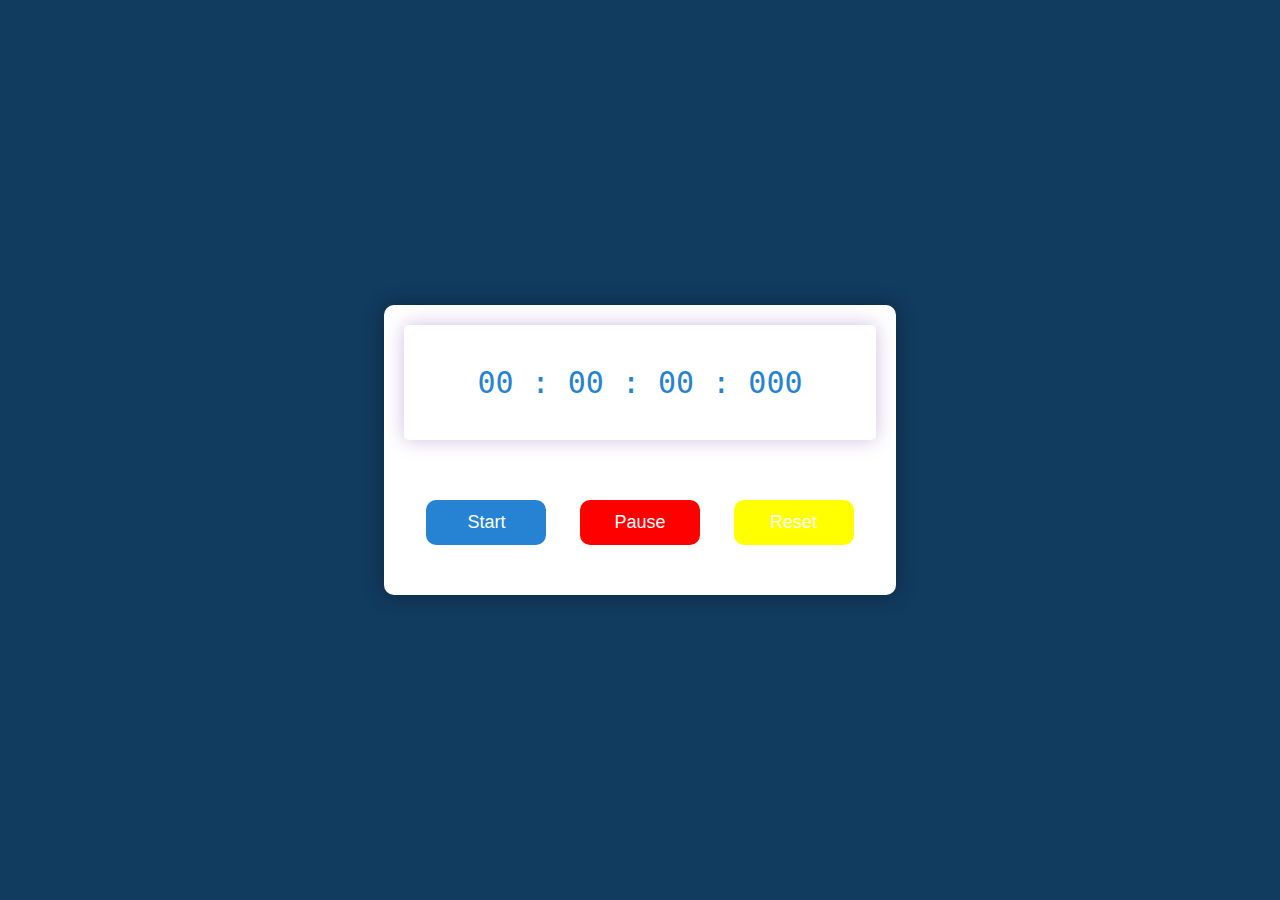
<file: Task-2_Stop_watch/index.html>
<!DOCTYPE html>
<html lang="en">
<head>
    <meta charset="UTF-8">
    <meta name="viewport" content="width=device-width, initial-scale=1.0">
    <title>Stop Watch</title>
    <link rel="stylesheet" href="style.css">
</head>
<body>
    <div class="container">
      <div class="timer-display">
          00 : 00 : 00 : 000
       </div>
       <div class="button">
        <button id="start-timer">Start</button>
        <button id="pause-timer">Pause</button>
        <button id="reset-timer">Reset</button>
       </div>
    </div>

    <script src="script.js"></script>
</body>
</html>
</file>
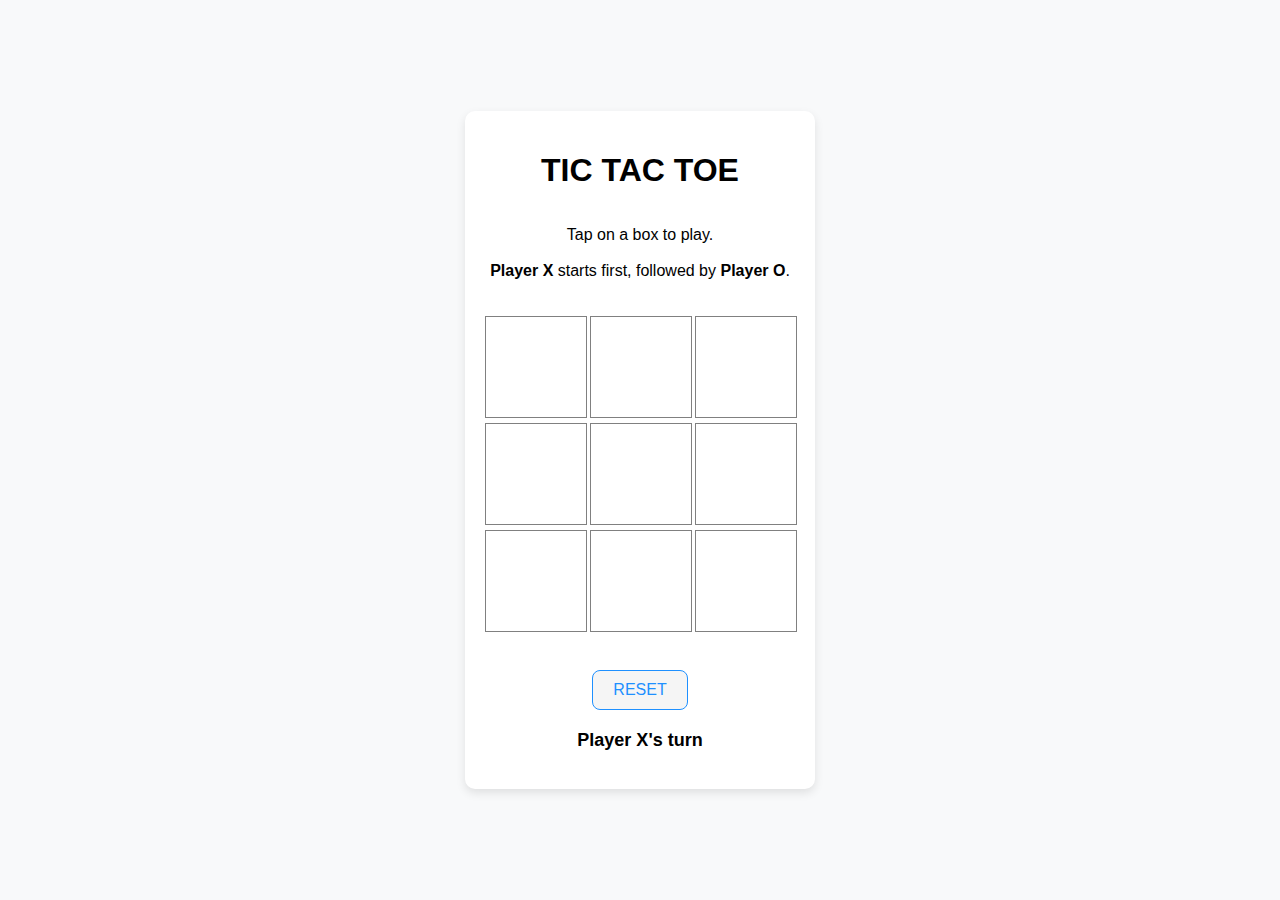
<file: Task-3_tic_tae_toe/index.html>
<html>

<head>
    <link rel="stylesheet" type="text/css" href="style.css">
</head>

<body>
    <div id="main">
        <h1>TIC TAC TOE</h1>
        <p id="ins">
            Tap on a box to play.<br><br>
            <b>Player X</b> starts first, followed by <b>Player O</b>.
        </p>
        <div id="board" class="board"></div>
        <br>
        <button id="reset" class="reset">RESET</button>
        <p id="message" class="message"></p>
    </div>
    <script src="script.js"></script>
</body>

</html>
</file>
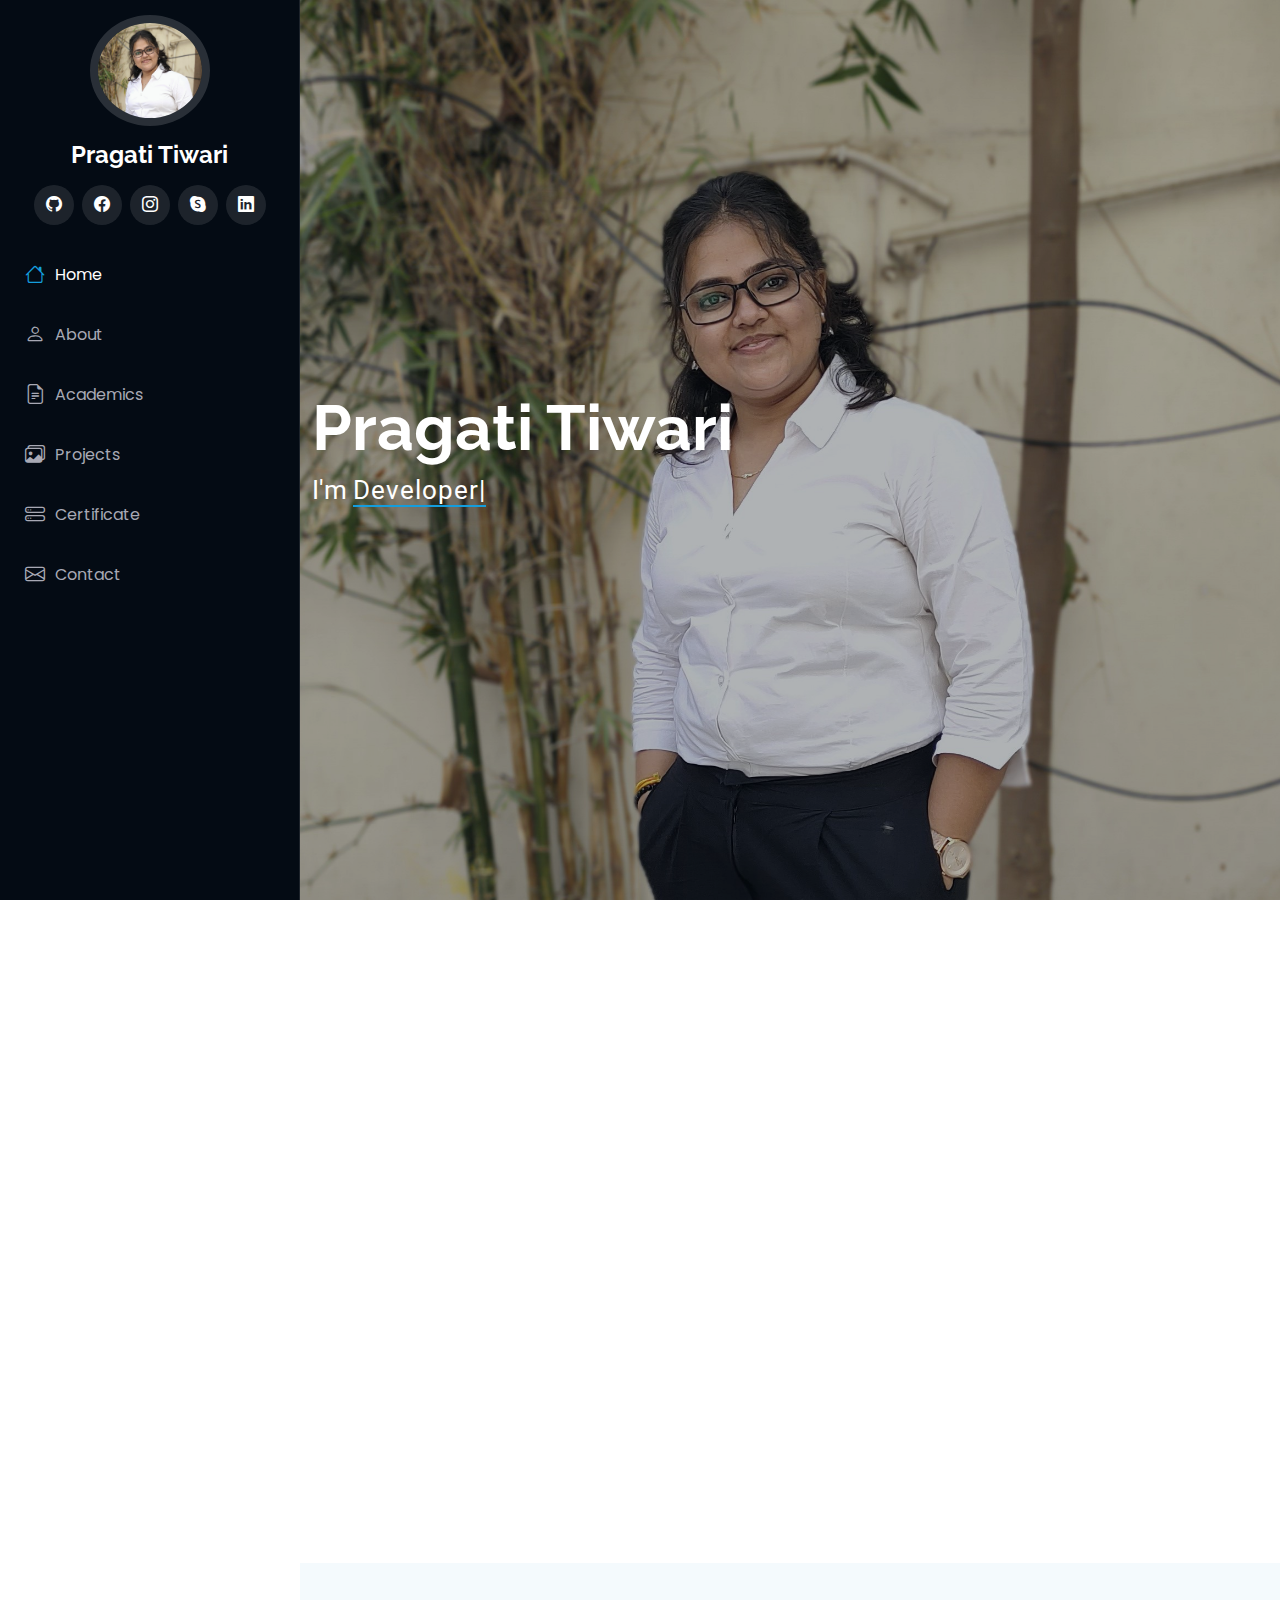
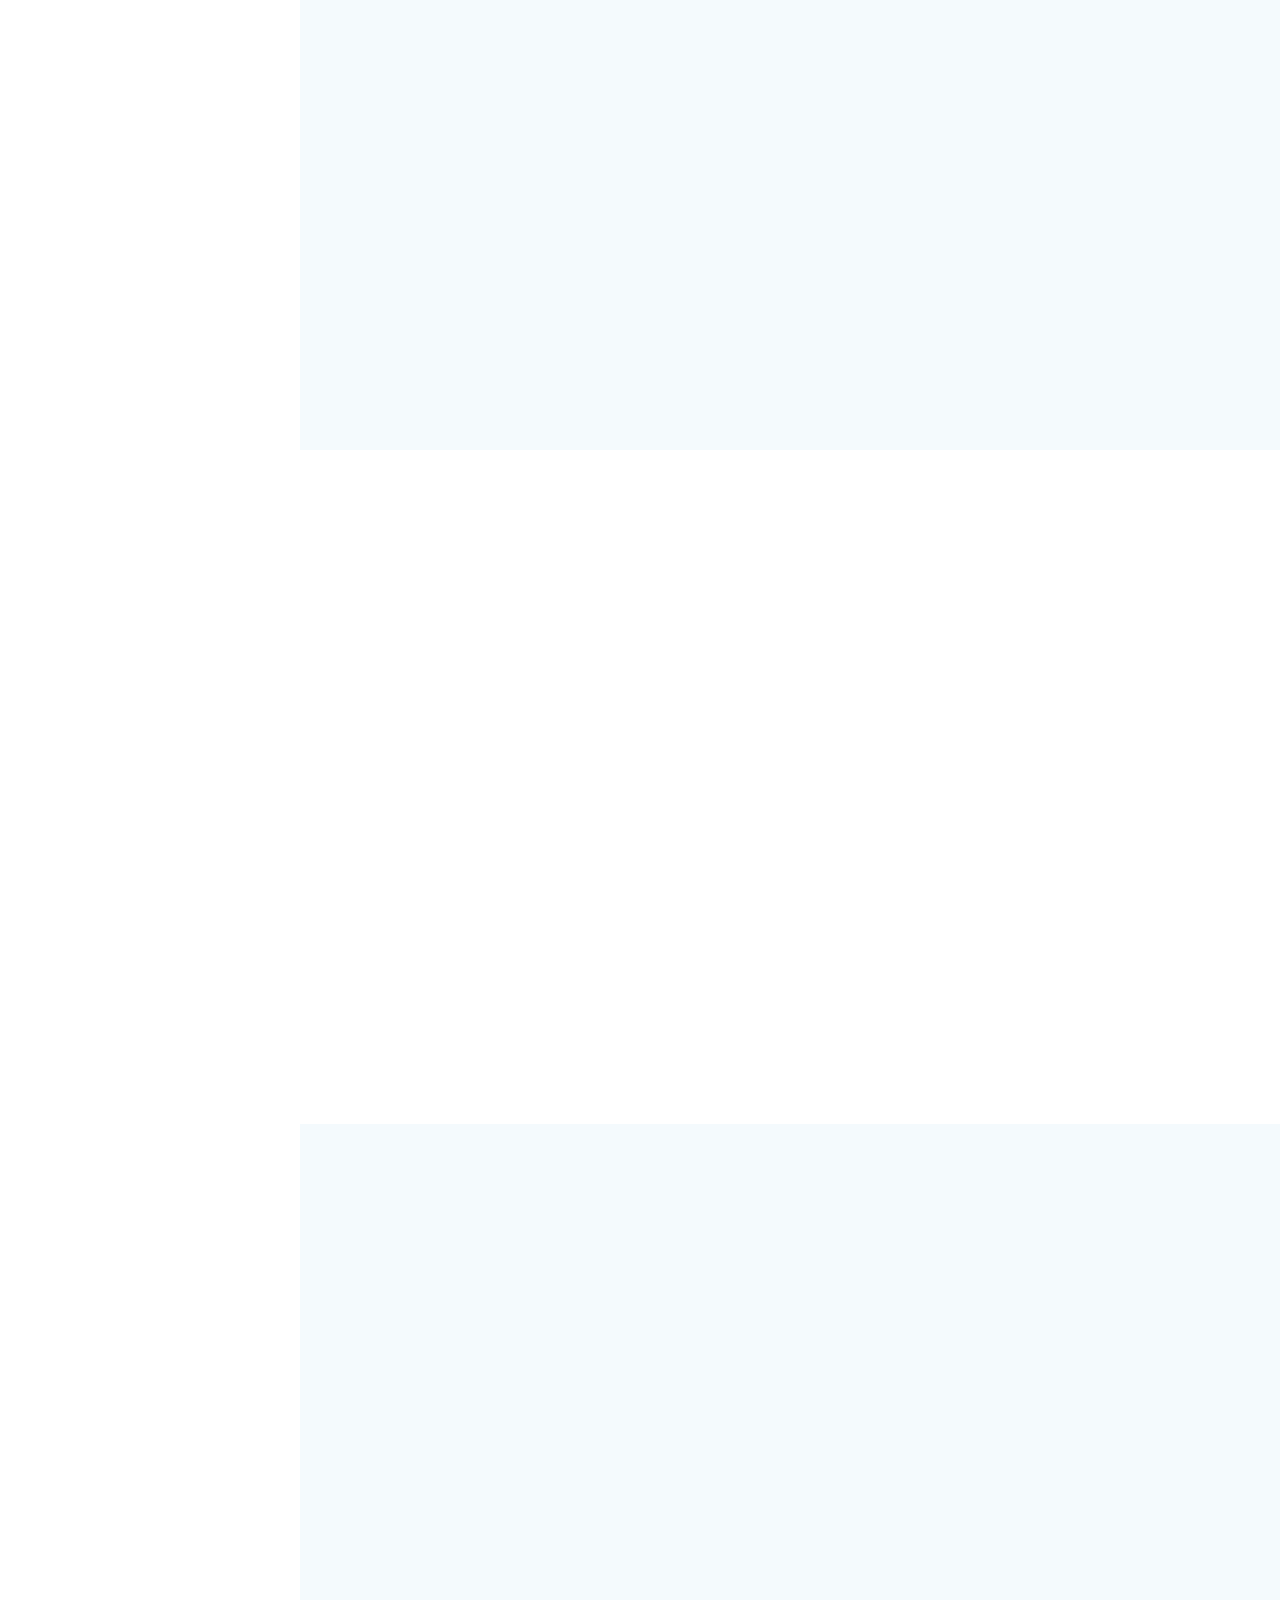
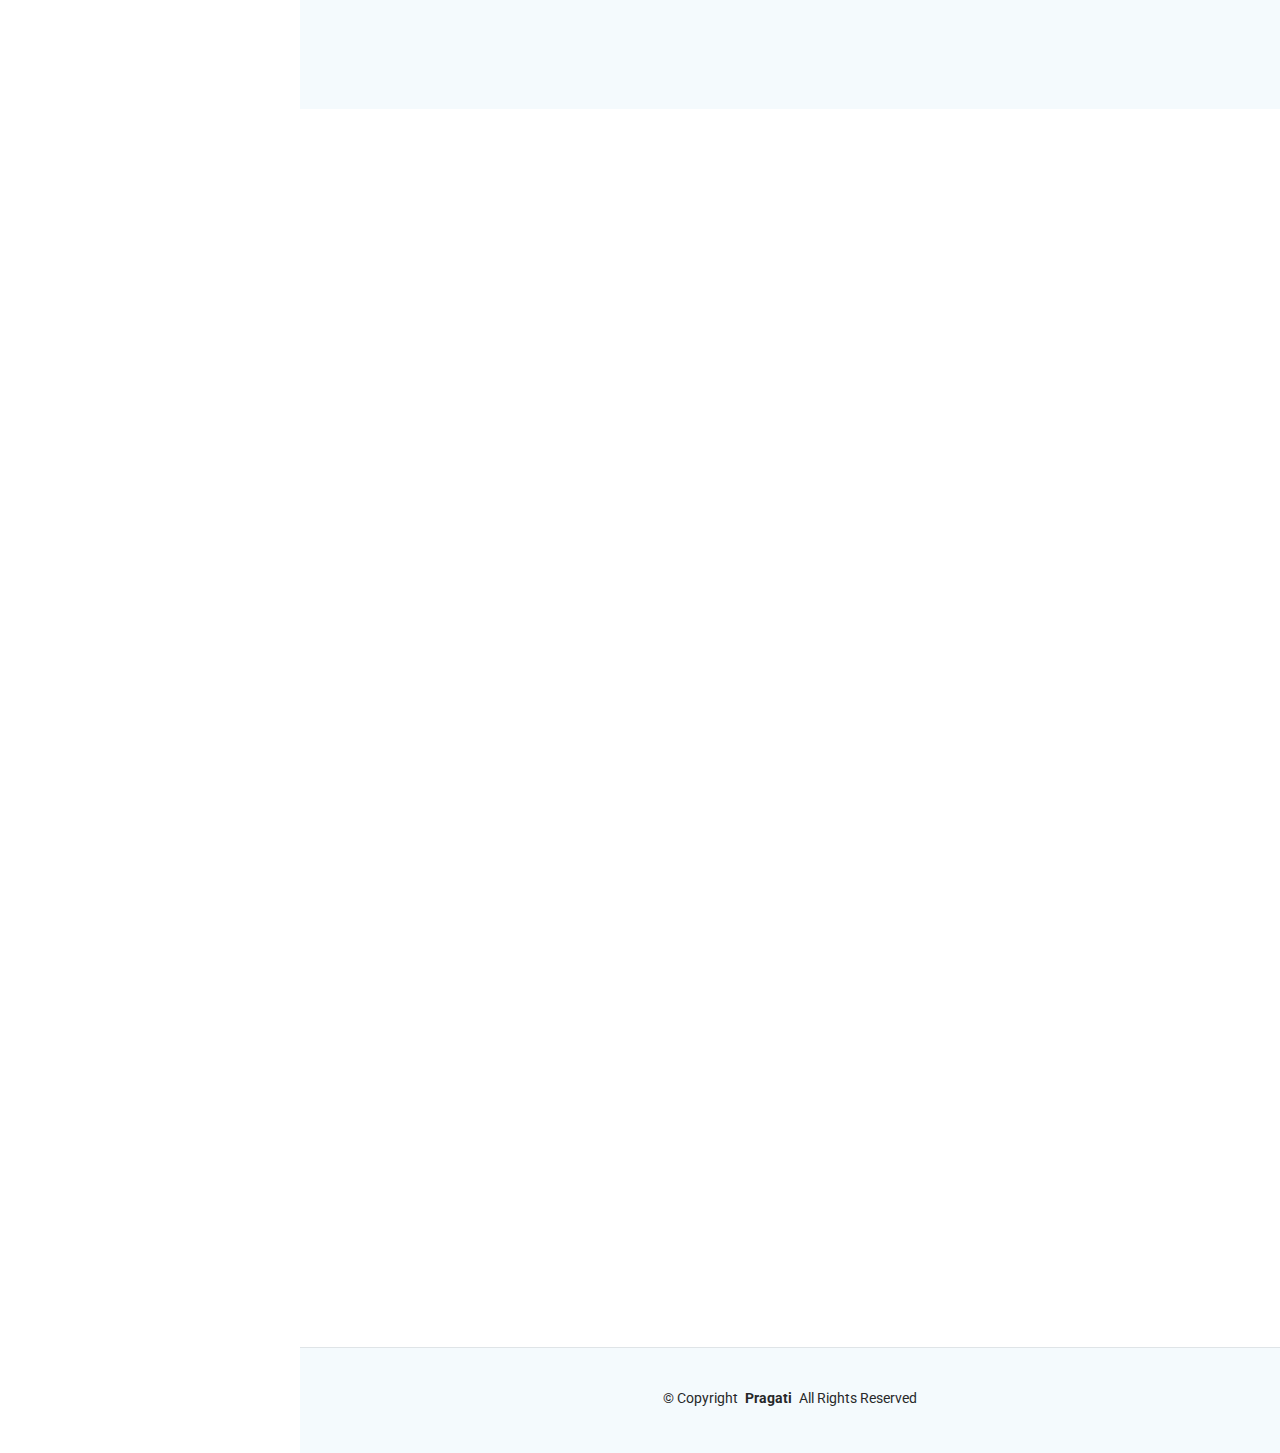
<file: Task-4_portfolio_page/index.html>
<!DOCTYPE html>
<html lang="en">

<head>
  <meta charset="utf-8">
  <meta content="width=device-width, initial-scale=1.0" name="viewport">
  <title>MY Portfolio</title>
  <meta content="" name="description">
  <meta content="" name="keywords">

  <!-- Favicons -->
  <!-- <link href="assets/img/favicon.png" rel="icon"> -->
  <!-- <link href="assets/img/apple-touch-icon.png" rel="apple-touch-icon"> -->

  <!-- Fonts -->
  <link href="https://fonts.googleapis.com" rel="preconnect">
  <link href="https://fonts.gstatic.com" rel="preconnect" crossorigin>
  <link href="https://fonts.googleapis.com/css2?family=Roboto:ital,wght@0,100;0,300;0,400;0,500;0,700;0,900;1,100;1,300;1,400;1,500;1,700;1,900&family=Poppins:ital,wght@0,100;0,200;0,300;0,400;0,500;0,600;0,700;0,800;0,900;1,100;1,200;1,300;1,400;1,500;1,600;1,700;1,800;1,900&family=Raleway:ital,wght@0,100;0,200;0,300;0,400;0,500;0,600;0,700;0,800;0,900;1,100;1,200;1,300;1,400;1,500;1,600;1,700;1,800;1,900&display=swap" rel="stylesheet">

  <!-- Vendor CSS Files -->
  <link href="assets/vendor/bootstrap/css/bootstrap.min.css" rel="stylesheet">
  <link href="assets/vendor/bootstrap-icons/bootstrap-icons.css" rel="stylesheet">
  <link href="assets/vendor/aos/aos.css" rel="stylesheet">
  <link href="assets/vendor/glightbox/css/glightbox.min.css" rel="stylesheet">
  <link href="assets/vendor/swiper/swiper-bundle.min.css" rel="stylesheet">

  <!-- Main CSS File -->
  <link href="assets/css/main.css" rel="stylesheet">

  <!-- =======================================================
  * Template Name: iPortfolio
  * Template URL: https://bootstrapmade.com/iportfolio-bootstrap-portfolio-websites-template/
  * Updated: Jun 29 2024 with Bootstrap v5.3.3
  * Author: BootstrapMade.com
  * License: https://bootstrapmade.com/license/
  ======================================================== -->
</head>

<body class="index-page">

  <header id="header" class="header dark-background d-flex flex-column">
    <i class="header-toggle d-xl-none bi bi-list"></i>

    <div class="profile-img">
      <img src="assets/img/my-protfoilo-img.jpg" alt="" class="img-fluid rounded-circle">
    </div>

    <a href="index.html" class="logo d-flex align-items-center justify-content-center">
      <!-- Uncomment the line below if you also wish to use an image logo -->
      <!-- <img src="assets/img/logo.png" alt=""> -->
      <h1 class="sitename">Pragati Tiwari</h1>
    </a>

    <div class="social-links text-center">
      <a href="#" class="twitter"><i class="bi bi-github"></i></a>
      <a href="" class="facebook"><i class="bi bi-facebook"></i></a>
      <a href="" class="instagram"><i class="bi bi-instagram"></i></a>
      <a href="" class="google-plus"><i class="bi bi-skype"></i></a>
      <a href="" class="linkedin"><i class="bi bi-linkedin"></i></a>
    </div>

    <nav id="navmenu" class="navmenu">
      <ul>
        <li><a href="#hero" class="active"><i class="bi bi-house navicon"></i>Home</a></li>
        <li><a href="#about"><i class="bi bi-person navicon"></i> About</a></li>
        <li><a href="#resume"><i class="bi bi-file-earmark-text navicon"></i>Academics</a></li>
        <li><a href="#portfolio"><i class="bi bi-images navicon"></i> Projects</a></li>
        <li><a href="#services"><i class="bi bi-hdd-stack navicon"></i> Certificate</a></li>
        <!-- <li class="dropdown"><a href="#"><i class="bi bi-menu-button navicon"></i> <span>Dropdown</span> <i class="bi bi-chevron-down toggle-dropdown"></i></a>
          <ul>
            <li><a href="#">Dropdown 1</a></li>
            <li class="dropdown"><a href="#"><span>Deep Dropdown</span> <i class="bi bi-chevron-down toggle-dropdown"></i></a>
              <ul>
                <li><a href="#">Deep Dropdown 1</a></li>
                <li><a href="#">Deep Dropdown 2</a></li>
                <li><a href="#">Deep Dropdown 3</a></li>
                <li><a href="#">Deep Dropdown 4</a></li>
                <li><a href="#">Deep Dropdown 5</a></li>
              </ul>
            </li>
            <li><a href="#">Dropdown 2</a></li>
            <li><a href="#">Dropdown 3</a></li>
            <li><a href="#">Dropdown 4</a></li>
          </ul>
        </li> -->
        <li><a href="#contact"><i class="bi bi-envelope navicon"></i> Contact</a></li>
      </ul>
    </nav>

  </header>

  <main class="main">

    <!-- Hero Section -->
    <section id="hero" class="hero section dark-background">

      <img src="assets/img/Protfolio_img.jpg" alt="" data-aos="fade-in" class="">

      <div class="container" data-aos="fade-up" data-aos-delay="100">
        <h2>Pragati Tiwari</h2>
        <p>I'm <span class="typed" data-typed-items="Developer">Developer</span><span class="typed-cursor typed-cursor--blink" aria-hidden="true"></span><span class="typed-cursor typed-cursor--blink" aria-hidden="true"></span></p>
      </div>

    </section><!-- /Hero Section -->

    <!-- About Section -->
    <section id="about" class="about section">

      <!-- Section Title -->
      <div class="container section-title" data-aos="fade-up">
        <h2>About</h2>
        <p>Strong in integrating with intuitive problem
          solving skills.<br>
          Proficient in php,python,html,JavaScript.<br>
          Passionate about implementing and launching new project. Looking to start the career as an entry-level Software engineering with a reputed firm driven by technology.</p>
      </div><!-- End Section Title -->

      <div class="container" data-aos="fade-up" data-aos-delay="100">

        <div class="row gy-4 justify-content-center">
          <div class="col-lg-4">
            <img src="assets/img/my-protfoilo-img.jpg" class="img-fluid" alt="">
          </div>
          <div class="col-lg-8 content">
            <h2>Web Developer.</h2>
            <p class="fst-italic py-3">
              Proficient PHP Web Developer with expertise in creating dynamic, scalable, and secure web applications.
            </p>
            <div class="row">
              <div class="col-lg-6">
                <ul>
                  <li><i class="bi bi-chevron-right"></i> <strong>Birthday:</strong> <span>11 April 2002</span></li>
                  <!-- <li><i class="bi bi-chevron-right"></i> <strong>Website:</strong> <span>www.example.com</span></li> -->
                  <li><i class="bi bi-chevron-right"></i> <strong>Phone:</strong> <span>+91 905454 7557</span></li>
                  <li><i class="bi bi-chevron-right"></i> <strong>City:</strong> <span>Ahmedabad, Gujarat</span></li>
                </ul>
              </div>
              <div class="col-lg-6">
                <ul>
                  <li><i class="bi bi-chevron-right"></i> <strong>Age:</strong> <span>22</span></li>
                  <li><i class="bi bi-chevron-right"></i> <strong>Degree:</strong> <span>Bechlore in Technology</span></li>
                  <li><i class="bi bi-chevron-right"></i> <strong>Email:</strong> <span>pragatitiwari1102@gmail.com</span></li>
                  <li><i class="bi bi-chevron-right"></i> <strong>Freelance:</strong> <span>Available</span></li>
                </ul>
              </div>
            </div>
            <!-- <p class="py-3">
              Officiis eligendi itaque labore et dolorum mollitia officiis optio vero. Quisquam sunt adipisci omnis et ut. Nulla accusantium dolor incidunt officia tempore. Et eius omnis.
              Cupiditate ut dicta maxime officiis quidem quia. Sed et consectetur qui quia repellendus itaque neque.
            </p> -->
          </div>
        </div>

      </div>

    </section><!-- /About Section -->

    <!-- Stats Section -->
    <!-- <section id="stats" class="stats section"> -->

      <!-- <div class="container" data-aos="fade-up" data-aos-delay="100">

        <div class="row gy-4">

          <div class="col-lg-3 col-md-6">
            <div class="stats-item">
              <i class="bi bi-emoji-smile"></i>
              <span data-purecounter-start="0" data-purecounter-end="232" data-purecounter-duration="1" class="purecounter"></span>
              <p><strong>Happy Clients</strong> <span>consequuntur quae</span></p>
            </div> -->
          <!-- </div>End Stats Item -->

          <!-- <div class="col-lg-3 col-md-6">
            <div class="stats-item">
              <i class="bi bi-journal-richtext"></i>
              <span data-purecounter-start="0" data-purecounter-end="521" data-purecounter-duration="1" class="purecounter"></span>
              <p><strong>Projects</strong> <span>adipisci atque cum quia aut</span></p>
            </div> -->
          <!-- </div>End Stats Item -->

          <!-- <div class="col-lg-3 col-md-6">
            <div class="stats-item">
              <i class="bi bi-headset"></i>
              <span data-purecounter-start="0" data-purecounter-end="1453" data-purecounter-duration="1" class="purecounter"></span>
              <p><strong>Hours Of Support</strong> <span>aut commodi quaerat</span></p>
            </div> -->
          <!-- </div>End Stats Item -->

          <!-- <div class="col-lg-3 col-md-6">
            <div class="stats-item">
              <i class="bi bi-people"></i>
              <span data-purecounter-start="0" data-purecounter-end="32" data-purecounter-duration="1" class="purecounter"></span>
              <p><strong>Hard Workers</strong> <span>rerum asperiores dolor</span></p>
            </div> -->
          <!-- </div>End Stats Item -->

        <!-- </div>

      </div> -->

    <!-- </section>/Stats Section -->

    <!-- Skills Section -->
    <section id="skills" class="skills section light-background">

      <!-- Section Title -->
      <div class="container section-title" data-aos="fade-up">
        <h2>Skills</h2>
        <p>Expert in PHP, MySQL, JavaScript, HTML/CSS, and modern frameworks, with a focus on creating efficient, secure, and user-friendly web applications.</p>
      </div><!-- End Section Title -->

      <div class="container" data-aos="fade-up" data-aos-delay="100">

        <div class="row skills-content skills-animation">

          <div class="col-lg-6">

            <div class="progress">
              <span class="skill"><span>HTML</span> <i class="val">100%</i></span>
              <div class="progress-bar-wrap">
                <div class="progress-bar" role="progressbar" aria-valuenow="100" aria-valuemin="0" aria-valuemax="100"></div>
              </div>
            </div><!-- End Skills Item -->

            <div class="progress">
              <span class="skill"><span>CSS</span> <i class="val">70%</i></span>
              <div class="progress-bar-wrap">
                <div class="progress-bar" role="progressbar" aria-valuenow="90" aria-valuemin="0" aria-valuemax="100"></div>
              </div>
            </div><!-- End Skills Item -->

            <div class="progress">
              <span class="skill"><span>JavaScript</span> <i class="val">60%</i></span>
              <div class="progress-bar-wrap">
                <div class="progress-bar" role="progressbar" aria-valuenow="75" aria-valuemin="0" aria-valuemax="100"></div>
              </div>
            </div><!-- End Skills Item -->

          </div>

          <div class="col-lg-6">

            <div class="progress">
              <span class="skill"><span>PHP</span> <i class="val">80%</i></span>
              <div class="progress-bar-wrap">
                <div class="progress-bar" role="progressbar" aria-valuenow="80" aria-valuemin="0" aria-valuemax="100"></div>
              </div>
            </div><!-- End Skills Item -->

            <div class="progress">
              <span class="skill"><span>bootstrap</span> <i class="val">90%</i></span>
              <div class="progress-bar-wrap">
                <div class="progress-bar" role="progressbar" aria-valuenow="90" aria-valuemin="0" aria-valuemax="100"></div>
              </div>
            </div><!-- End Skills Item -->

            <!-- <div class="progress">
              <span class="skill"><span></span> <i class="val">55%</i></span>
              <div class="progress-bar-wrap">
                <div class="progress-bar" role="progressbar" aria-valuenow="55" aria-valuemin="0" aria-valuemax="100"></div>
              </div> -->
            <!-- </div>End Skills Item -->

          </div>

        </div>

      </div>

    </section><!-- /Skills Section -->

    <!-- Resume Section -->
    <section id="resume" class="resume section">

      <!-- Section Title -->
      <div class="container section-title" data-aos="fade-up">
        <h2>Academics</h2>
        <!-- <p>Magnam dolores commodi suscipit. Necessitatibus eius consequatur ex aliquid fuga eum quidem. Sit sint consectetur velit. Quisquam quos quisquam cupiditate. Et nemo qui impedit suscipit alias ea. Quia fugiat sit in iste officiis commodi quidem hic quas.</p> -->
      </div><!-- End Section Title -->

      <div class="container">

        <div class="row">

          <div class="col-lg-6" data-aos="fade-up" data-aos-delay="100">
            <h3 class="resume-title">Degree</h3>

            <div class="resume-item pb-0">
              <h4>Computer Engineering</h4>
              <ul>
                <li>Aditya Silver Oak Institute of Technology</li>
                <li>pursing</li>
                <li>4th sem - 9.8cpi</li>
              </ul>
            </div><!-- Edn Resume Item -->

            <h3 class="resume-title">Diploma</h3>
            <div class="resume-item">
              <h4>Computer Engineering</h4>
              <h5>2020-2023</h5>
              <p><em>Aditya Silver Oak Institute of Technology</em></p>
              <p>9.90 CPI</p>
            </div><!-- Edn Resume Item -->

            <!-- <div class="resume-item">
              <h4>Bachelor of Fine Arts &amp; Graphic Design</h4>
              <h5>2010 - 2014</h5>
              <p><em>Rochester Institute of Technology, Rochester, NY</em></p>
              <p>Quia nobis sequi est occaecati aut. Repudiandae et iusto quae reiciendis et quis Eius vel ratione eius unde vitae rerum voluptates asperiores voluptatem Earum molestiae consequatur neque etlon sader mart dila</p>
            </div>Edn Resume Item -->

          </div>

          <div class="col-lg-6" data-aos="fade-up" data-aos-delay="200">
            <h3 class="resume-title">Schooling</h3>
            <div class="resume-item">
              <h4>HSC</h4>
              <h5>2019-2020</h5>
              <p><em>Sharadayatan School,Surat</em></p>
              <p><em>Percentage - 62.51</em></p>
              <!-- <ul>
                <li>Lead in the design, development, and implementation of the graphic, layout, and production communication materials</li>
                <li>Delegate tasks to the 7 members of the design team and provide counsel on all aspects of the project. </li>
                <li>Supervise the assessment of all graphic materials in order to ensure quality and accuracy of the design</li>
                <li>Oversee the efficient use of production project budgets ranging from $2,000 - $25,000</li>
              </ul> -->
            </div><!-- Edn Resume Item -->

            <div class="resume-item">
              <h4>SSC</h4>
              <h5>2018-2019</h5>
              <p><em>Samithi English Medium School</em></p>
              <p><em>Percentage - 92.01</em></p>
              <!-- <ul>
                <li>Developed numerous marketing programs (logos, brochures,infographics, presentations, and advertisements).</li>
                <li>Managed up to 5 projects or tasks at a given time while under pressure</li>
                <li>Recommended and consulted with clients on the most appropriate graphic design</li>
                <li>Created 4+ design presentations and proposals a month for clients and account managers</li>
              </ul> -->
            </div><!-- Edn Resume Item -->

          </div>

        </div>

      </div>

    </section><!-- /Resume Section -->

    <!-- Portfolio Section -->
    <section id="portfolio" class="portfolio section light-background">

      <!-- Section Title -->
      <div class="container section-title" data-aos="fade-up">
        <h2>Project</h2>
        <p>Project implemeted by different types of languages it include php,js, bootstrap, html, css to Developed an interactive site.</p>
      </div><!-- End Section Title -->

      <div class="container">

        <div class="isotope-layout" data-default-filter="*" data-layout="masonry" data-sort="original-order">

          <!-- <ul class="portfolio-filters isotope-filters" data-aos="fade-up" data-aos-delay="100">
            <li data-filter="*" class="filter-active">All</li>
            <li data-filter=".filter-app">App</li>
            <li data-filter=".filter-product">Product</li>
            <li data-filter=".filter-branding">Branding</li>
            <li data-filter=".filter-books">Books</li>
          </ul>End Portfolio Filters -->

          <div class="row gy-4 isotope-container" data-aos="fade-up" data-aos-delay="200">

            <div class="col-lg-4 col-md-6 portfolio-item isotope-item filter-app">
              <div class="portfolio-content h-100">
                <img src="assets/img/portfolio/app-1.png" class="img-fluid" alt="">
                <div class="portfolio-info">
                  <h4>Project 1</h4>
                  <p>Investment Website</p>
                  <a href="assets/img/portfolio/app-1.png" title="App 1" data-gallery="portfolio-gallery-app" class="glightbox preview-link"><i class="bi bi-zoom-in"></i></a>
                  <a href="https://github.com/pragati1102/Yatrim" title="More Details" class="details-link"><i class="bi bi-link-45deg"></i></a>
                </div>
              </div>
            </div><!-- End Portfolio Item -->

            <div class="col-lg-4 col-md-6 portfolio-item isotope-item filter-product">
              <div class="portfolio-content h-100">
                <img src="assets/img/portfolio/product-1.png" class="img-fluid" alt="">
                <div class="portfolio-info">
                  <h4>Project 2</h4>
                  <p>Login page</p>
                  <a href="assets/img/portfolio/product-1.png" title="Product 1" data-gallery="portfolio-gallery-product" class="glightbox preview-link"><i class="bi bi-zoom-in"></i></a>
                  <a href="https://github.com/pragati1102/awt" title="More Details" class="details-link"><i class="bi bi-link-45deg"></i></a>
                </div>
              </div>
            </div><!-- End Portfolio Item -->

            <div class="col-lg-4 col-md-6 portfolio-item isotope-item filter-branding">
              <div class="portfolio-content h-100">
                <img src="assets/img/portfolio/brading-1.png" class="img-fluid" alt="">
                <div class="portfolio-info">
                  <h4>Project 3</h4>
                  <p>Weather Application</p>
                  <a href="assets/img/portfolio/brading-1.png" title="Branding 1" data-gallery="portfolio-gallery-branding" class="glightbox preview-link"><i class="bi bi-zoom-in"></i></a>
                  <a href="file:///C:/wamp64/www/Prodigy/Task-5_Weather_app/index.html" title="More Details" class="details-link"><i class="bi bi-link-45deg"></i></a>
                </div>
              </div>
            </div><!-- End Portfolio Item -->      
        </div>
      </div>
    </section><!-- /Portfolio Section -->

    <!-- Services Section -->
    <section id="services" class="services section">

      <!-- Section Title -->
      <div class="container section-title" data-aos="fade-up">
        <h2>Certificate</h2>
        <!-- <p>Magnam dolores commodi suscipit. Necessitatibus eius consequatur ex aliquid fuga eum quidem. Sit sint consectetur velit. Quisquam quos quisquam cupiditate. Et nemo qui impedit suscipit alias ea. Quia fugiat sit in iste officiis commodi quidem hic quas.</p> -->
      </div><!-- End Section Title -->

      <div class="container">

        <div class="row gy-4">

          <div class="col-lg-4 col-md-6 service-item d-flex" data-aos="fade-up" data-aos-delay="100">
            <div class="icon flex-shrink-0"><i class="bi bi-briefcase"></i></div>
            <div>
              <h4 class="title"><a href="C:\wamp64\www\Prodigy\Task-4_portfolio_page\assets\img\codeflix_company" class="stretched-link"></a>Company Intenship</h4>
              <p class="description">In codeflix company, as an junior php Developer</p>
            </div>
          </div>
          <!-- End Service Item -->

          <div class="col-lg-4 col-md-6 service-item d-flex" data-aos="fade-up" data-aos-delay="200">
            <div class="icon flex-shrink-0"><i class="bi bi-card-checklist"></i></div>
            <div>
              <h4 class="title"><a href="file:///C:/Users/admin/Downloads/Completion%20Certificate%20React%20js.pdf" class="stretched-link">React Js</a></h4>
              <p class="description">In 360 design, learn a react js as junior Developer</p>
            </div>
          </div><!-- End Service Item -->

          <!-- <div class="col-lg-4 col-md-6 service-item d-flex" data-aos="fade-up" data-aos-delay="300">
            <div class="icon flex-shrink-0"><i class="bi bi-bar-chart"></i></div>
            <div>
              <h4 class="title"><a href="service-details.html" class="stretched-link">Sed ut perspiciatis</a></h4>
              <p class="description">Duis aute irure dolor in reprehenderit in voluptate velit esse cillum dolore eu fugiat nulla pariatur</p>
            </div> -->
          <!-- </div>End Service Item -->

          <div class="col-lg-4 col-md-6 service-item d-flex" data-aos="fade-up" data-aos-delay="400">
            <div class="icon flex-shrink-0"><i class="bi bi-binoculars"></i></div>
            <div>
              <h4 class="title"><a href="https://codeunnati.edunetfoundation.com/student-dashboard" class="stretched-link">SAP Courses</a></h4>
              <p class="description">In SAP, pursing the data analystic course for futher exploring.</p>
            </div>
          </div><!-- End Service Item -->

          <!-- <div class="col-lg-4 col-md-6 service-item d-flex" data-aos="fade-up" data-aos-delay="500">
            <div class="icon flex-shrink-0"><i class="bi bi-brightness-high"></i></div>
            <div>
              <h4 class="title"><a href="service-details.html" class="stretched-link">Nemo Enim</a></h4>
              <p class="description">At vero eos et accusamus et iusto odio dignissimos ducimus qui blanditiis praesentium voluptatum deleniti atque</p>
            </div>
          </div>< End Service Item -->

          <!-- <div class="col-lg-4 col-md-6 service-item d-flex" data-aos="fade-up" data-aos-delay="600">
            <div class="icon flex-shrink-0"><i class="bi bi-calendar4-week"></i></div>
            <div>
              <h4 class="title"><a href="service-details.html" class="stretched-link">Eiusmod Tempor</a></h4>
              <p class="description">Et harum quidem rerum facilis est et expedita distinctio. Nam libero tempore, cum soluta nobis est eligendi</p>
            </div>  -->
          <!-- </div>/div>End Service Item -->

        </div>

      </div>

    </section><!-- /Services Section -->

    <!-- Testimonials Section -->
    <!-- <section id="testimonials" class="testimonials section light-background"> -->

      <!-- Section Title -->
      <!-- <div class="container section-title" data-aos="fade-up">
        <h2>Testimonials</h2>
        <p>Necessitatibus eius consequatur ex aliquid fuga eum quidem sint consectetur velit</p>
      </div>End Section Title -->

      <!-- <div class="container" data-aos="fade-up" data-aos-delay="100">

        <div class="swiper init-swiper">
          <script type="application/json" class="swiper-config">
            {
              "loop": true,
              "speed": 600,
              "autoplay": {
                "delay": 5000
              },
              "slidesPerView": "auto",
              "pagination": {
                "el": ".swiper-pagination",
                "type": "bullets",
                "clickable": true
              },
              "breakpoints": {
                "320": {
                  "slidesPerView": 1,
                  "spaceBetween": 40
                },
                "1200": {
                  "slidesPerView": 3,
                  "spaceBetween": 1
                }
              }
            }
          </script>
          <div class="swiper-wrapper">

            <div class="swiper-slide">
              <div class="testimonial-item">
                <p>
                  <i class="bi bi-quote quote-icon-left"></i>
                  <span>Proin iaculis purus consequat sem cure digni ssim donec porttitora entum suscipit rhoncus. Accusantium quam, ultricies eget id, aliquam eget nibh et. Maecen aliquam, risus at semper.</span>
                  <i class="bi bi-quote quote-icon-right"></i>
                </p>
                <img src="assets/img/testimonials/testimonials-1.jpg" class="testimonial-img" alt="">
                <h3>Saul Goodman</h3>
                <h4>Ceo &amp; Founder</h4>
              </div>
            </div>End testimonial item -->

            <!-- <div class="swiper-slide">
              <div class="testimonial-item">
                <p>
                  <i class="bi bi-quote quote-icon-left"></i>
                  <span>Export tempor illum tamen malis malis eram quae irure esse labore quem cillum quid malis quorum velit fore eram velit sunt aliqua noster fugiat irure amet legam anim culpa.</span>
                  <i class="bi bi-quote quote-icon-right"></i>
                </p>
                <img src="assets/img/testimonials/testimonials-2.jpg" class="testimonial-img" alt="">
                <h3>Sara Wilsson</h3>
                <h4>Designer</h4>
              </div>
            </div><End testimonial item -->

            <!-- <div class="swiper-slide">
              <div class="testimonial-item">
                <p>
                  <i class="bi bi-quote quote-icon-left"></i>
                  <span>Enim nisi quem export duis labore cillum quae magna enim sint quorum nulla quem veniam duis minim tempor labore quem eram duis noster aute amet eram fore quis sint minim.</span>
                  <i class="bi bi-quote quote-icon-right"></i>
                </p>
                <img src="assets/img/testimonials/testimonials-3.jpg" class="testimonial-img" alt="">
                <h3>Jena Karlis</h3>
                <h4>Store Owner</h4>
              </div>
            </div>End testimonial item

            <div class="swiper-slide">
              <div class="testimonial-item">
                <p>
                  <i class="bi bi-quote quote-icon-left"></i>
                  <span>Fugiat enim eram quae cillum dolore dolor amet nulla culpa multos export minim fugiat dolor enim duis veniam ipsum anim magna sunt elit fore quem dolore labore illum veniam.</span>
                  <i class="bi bi-quote quote-icon-right"></i>
                </p>
                <img src="assets/img/testimonials/testimonials-4.jpg" class="testimonial-img" alt="">
                <h3>Matt Brandon</h3>
                <h4>Freelancer</h4>
              </div> -->
            <!-- </div>End testimonial item -->

            <!-- <div class="swiper-slide">
              <div class="testimonial-item">
                <p>
                  <i class="bi bi-quote quote-icon-left"></i>
                  <span>Quis quorum aliqua sint quem legam fore sunt eram irure aliqua veniam tempor noster veniam sunt culpa nulla illum cillum fugiat legam esse veniam culpa fore nisi cillum quid.</span>
                  <i class="bi bi-quote quote-icon-right"></i>
                </p>
                <img src="assets/img/testimonials/testimonials-5.jpg" class="testimonial-img" alt="">
                <h3>John Larson</h3>
                <h4>Entrepreneur</h4>
              </div>
            </div>End testimonial item --> 

          <!-- </div> -->
          <!-- <div class="swiper-pagination"></div> -->
        <!-- </div> -->

      <!-- </div> -->

    <!-- </section>/Testimonials Section -->

    <!-- Contact Section -->
    <section id="contact" class="contact section">

      <!-- Section Title -->
      <div class="container section-title" data-aos="fade-up">
        <h2>Contact</h2>
        <!-- <p>Necessitatibus eius consequatur ex aliquid fuga eum quidem sint consectetur velit</p> -->
      </div><!-- End Section Title -->

      <div class="container" data-aos="fade-up" data-aos-delay="100">

        <div class="row gy-4">

          <div class="col-lg-5">

            <div class="info-wrap">
              <div class="info-item d-flex" data-aos="fade-up" data-aos-delay="200">
                <i class="bi bi-geo-alt flex-shrink-0"></i>
                <div>
                  <h3>Address</h3>
                  <p>D-1201 Unique Aashiyana,Gota, Ahmedabad</p>
                </div>
              </div><!-- End Info Item -->

              <div class="info-item d-flex" data-aos="fade-up" data-aos-delay="300">
                <i class="bi bi-telephone flex-shrink-0"></i>
                <div>
                  <h3>Call Us</h3>
                  <p>+91 905454 7557</p>
                </div>
              </div><!-- End Info Item -->

              <div class="info-item d-flex" data-aos="fade-up" data-aos-delay="400">
                <i class="bi bi-envelope flex-shrink-0"></i>
                <div>
                  <h3>Email Us</h3>
                  <p>pragatitiwari1102@gmail.com</p>
                </div>
              </div><!-- End Info Item -->

              <iframe src="https://www.google.com/maps/embed?pb=!1m14!1m8!1m3!1d48389.78314118045!2d-74.006138!3d40.710059!3m2!1i1024!2i768!4f13.1!3m3!1m2!1s0x89c25a22a3bda30d%3A0xb89d1fe6bc499443!2sDowntown%20Conference%20Center!5e0!3m2!1sen!2sus!4v1676961268712!5m2!1sen!2sus" frameborder="0" style="border:0; width: 100%; height: 270px;" allowfullscreen="" loading="lazy" referrerpolicy="no-referrer-when-downgrade"></iframe>
            </div>
          </div>

          <div class="col-lg-7">
            <form action="forms/contact.php" method="post" class="php-email-form" data-aos="fade-up" data-aos-delay="200">
              <div class="row gy-4">

                <div class="col-md-6">
                  <label for="name-field" class="pb-2">Your Name</label>
                  <input type="text" name="name" id="name-field" class="form-control" required="">
                </div>

                <div class="col-md-6">
                  <label for="email-field" class="pb-2">Your Email</label>
                  <input type="email" class="form-control" name="email" id="email-field" required="">
                </div>

                <div class="col-md-12">
                  <label for="subject-field" class="pb-2">Subject</label>
                  <input type="text" class="form-control" name="subject" id="subject-field" required="">
                </div>

                <div class="col-md-12">
                  <label for="message-field" class="pb-2">Message</label>
                  <textarea class="form-control" name="message" rows="10" id="message-field" required=""></textarea>
                </div>

                <div class="col-md-12 text-center">
                  <div class="loading">Loading</div>
                  <div class="error-message"></div>
                  <div class="sent-message">Your message has been sent. Thank you!</div>

                  <button type="submit">Send Message</button>
                </div>

              </div>
            </form>
          </div><!-- End Contact Form -->

        </div>

      </div>

    </section><!-- /Contact Section -->

  </main>

  <footer id="footer" class="footer position-relative light-background">

    <div class="container">
      <div class="copyright text-center ">
        <p>© <span>Copyright</span> <strong class="px-1 sitename">Pragati</strong> <span>All Rights Reserved</span></p>
      </div>
      <div class="credits">
        <!-- All the links in the footer should remain intact. -->
        <!-- You can delete the links only if you've purchased the pro version. -->
        <!-- Licensing information: https://bootstrapmade.com/license/ -->
        <!-- Purchase the pro version with working PHP/AJAX contact form: [buy-url] -->
        <!-- Designed by <a href="https://bootstrapmade.com/">BootstrapMade</a> Distributed by <a href=""></a> -->
      </div>
    </div>

  </footer>

  <!-- Scroll Top -->
  <a href="#" id="scroll-top" class="scroll-top d-flex align-items-center justify-content-center"><i class="bi bi-arrow-up-short"></i></a>

  <!-- Preloader -->
  <div id="preloader"></div>

  <!-- Vendor JS Files -->
  <script src="assets/vendor/bootstrap/js/bootstrap.bundle.min.js"></script>
  <script src="assets/vendor/php-email-form/validate.js"></script>
  <script src="assets/vendor/aos/aos.js"></script>
  <script src="assets/vendor/typed.js/typed.umd.js"></script>
  <script src="assets/vendor/purecounter/purecounter_vanilla.js"></script>
  <script src="assets/vendor/waypoints/noframework.waypoints.js"></script>
  <script src="assets/vendor/glightbox/js/glightbox.min.js"></script>
  <script src="assets/vendor/imagesloaded/imagesloaded.pkgd.min.js"></script>
  <script src="assets/vendor/isotope-layout/isotope.pkgd.min.js"></script>
  <script src="assets/vendor/swiper/swiper-bundle.min.js"></script>

  <!-- Main JS File -->
  <script src="assets/js/main.js"></script>

</body>

</html>
</file>
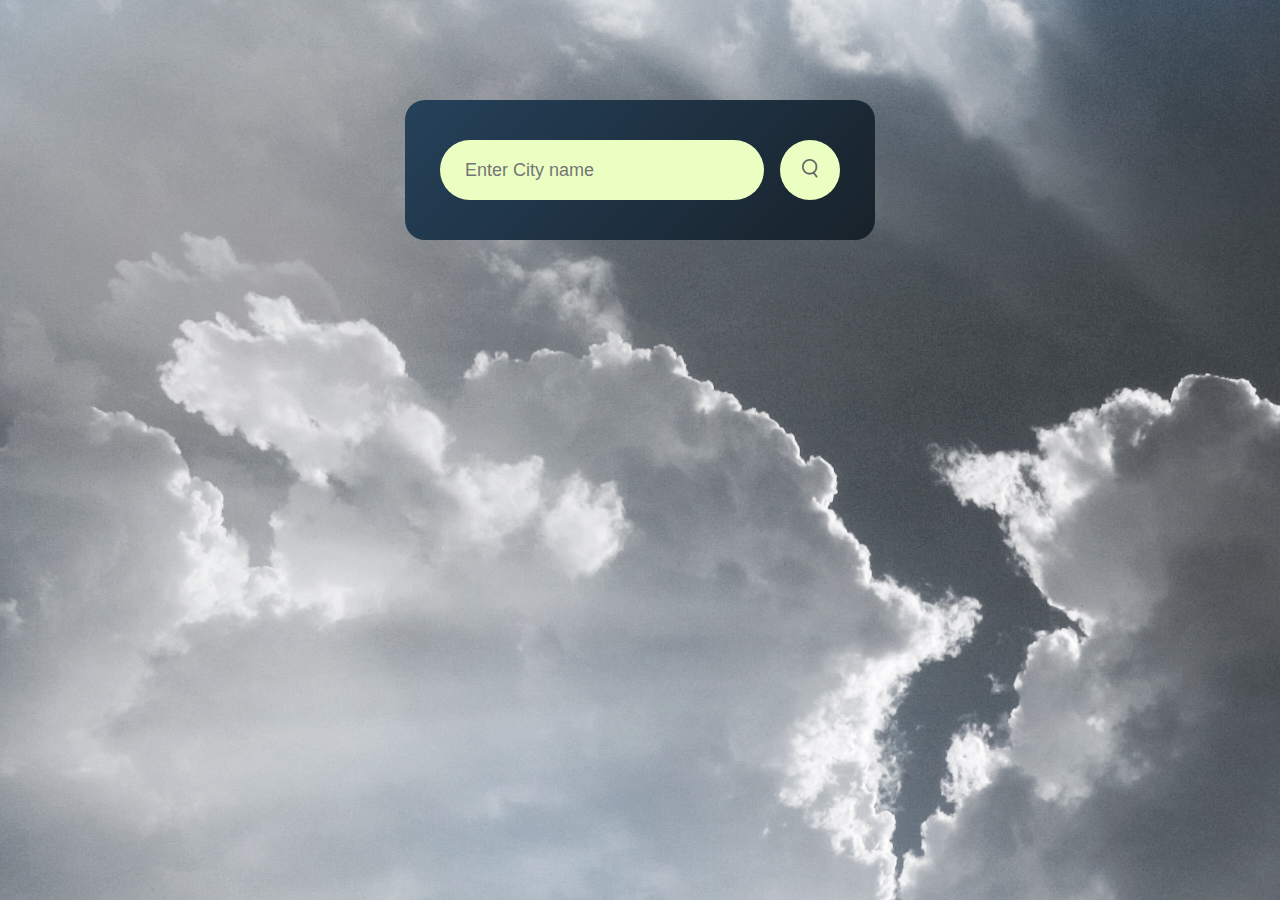
<file: Task-5_Weather_app/index.html>
<!DOCTYPE html>
<html lang="en">
<head>
    <meta charset="UTF-8">
    <meta name="viewport" content="width=device-width, initial-scale=1.0">
    <title>Weather App</title>
    <link rel="stylesheet" href="style.css">

    <!-- <link rel="stylesheet" href="script.js"> -->
</head>
<body>
<div class="card">
    <div class="search">
        <input type="text" placeholder="Enter City name" spellcheck="false">
        <button><img src="images/search.png"></button>
    </div>
    <div class="error">
      <p>Invalid city name</p>  
    </div>
     <div class="weather">
        <img src="images/rain.png" class="weather-icon">
        <h1 class="temp">22°C</h1>
        <h2 class="city">New York</h2>
        <div class="details">
            <div class="col">
                <img src="images/humidity.png">
                <div>
                    <p class="humidity">50%</p>
                    <p>humidity</p>
                </div>
            </div>
            <div class="col">
                <img src="images/wind.png">
                <div>
                    <p class="wind">15km/h</p>
                    <p>Wind Speed</p>
                </div>
            </div>
        </div>
     </div>

</div>
    <script>
        const apiKey = "331ebe311b80c2b40afd9280f80cff00";
const apiUrl = "https://api.openweathermap.org/data/2.5/weather?units=metric&q=";
const searchBox = document.querySelector(".search input");
const searchbtn = document.querySelector(".search button");
const weatherIcon = document.querySelector(".weather-icon");

async function checkWeather(city) {
    const response = await fetch(apiUrl + city + `&appid=${apiKey}`);

    if(response.status == 404){
        document.querySelector(".error").style.display = "block";
        document.querySelector(".weather").style.display = "none";
    }else{

        var data = await response.json();
        
        
        document.querySelector(".city").innerHTML = data.name;
        document.querySelector(".temp").innerHTML = Math.round(data.main.temp) + "°C";
        document.querySelector(".humidity").innerHTML = data.main.humidity + "%";
        document.querySelector(".wind").innerHTML = data.wind.speed + "km/h";

    if(data.weather[0].main == "Clouds"){
        weatherIcon.src = "images/clouds.png";
    }
    else if(data.weather[0].main == "Clear"){
        weatherIcon.src = "images/clear.png";
    }
    else if(data.weather[0].main == "Rain"){
        weatherIcon.src = "images/rain.png";
    }
    else if(data.weather[0].main == "Drizzle"){
        weatherIcon.src = "images/drizzle.png";
    }
    else if(data.weather[0].main == "Mist"){
        weatherIcon.src = "images/mist.png";
    }
    
    document.querySelector(".weather").style.display = "block";
    document.querySelector(".error").style.display = "none";
}
}
searchbtn.addEventListener("click", ()=> {
checkWeather(searchBox.value);
});

    </script>
</body>
</html>
</file>
<file: Task-2_Stop_watch/style.css>
*,
*:before,
*:after {
    padding: 0;
    margin: 0;
    box-sizing: border-box;
}

body{
    background: #113b5f;
}

.container {
    background-color: #fff;
    width: 40%;
    min-width: 500px;
    position :absolute;
    transform :translate(-50%,-50%);
    top: 50%;
    left: 50%;
    padding: 20px 0;
    padding-bottom: 50px;
    border-radius: 10px;
    box-shadow: 0 0 20px rgb(0,0,0,0.338); 
}

.timer-display{
    position: relative;
    width: 92%;
    background: #fff;
    left:4%;
    font-family: 'Roboto mono', monospace;
    color: #2683d3;
    font-size: 30px;
    padding: 40px;
    display: flex;
    align-items: center;
    justify-content: space-around;
    border-radius: 5px;
    box-shadow: 0 0 20px rgb(65, 5, 145,0.25);
}

.button {
    width: 90%;
    margin: 60px auto 0 auto;
    display: flex;
    justify-content: space-around;
}

.button button{
    width: 120px;
    height: 45px;
    background-color: #2683d3;
    color: #fff;
    border: none;
    font-family: 'Poppins', sans-serif;
    font-size: 18px;
    border-radius: 10px;
    cursor: pointer;
    outline: none;
}

.button button:nth-last-child(2){
    background-color: red;
}

.button button:nth-last-child(1){
    background-color: yellow;
}

.button button:hover{
    box-shadow: 0 0 30px rgb(0, 0, 0,0.25);
}
</file>
<file: Task-3_tic_tae_toe/style.css>
body {
    font-family: Arial, sans-serif;
    margin: 0;
    padding: 0;
    display: flex;
    justify-content: center;
    align-items: center;
    height: 100vh;
    background-color: #f8f9fa;
}

#main {
    text-align: center;
    display: flex;
    flex-direction: column;
    justify-content: center;
    align-items: center;
    padding: 20px;
    box-shadow: 0 4px 10px rgba(0, 0, 0, 0.1);
    border-radius: 10px;
    background-color: #ffffff;
}

.board {
    display: grid;
    grid-template-columns: repeat(3, 100px);
    grid-gap: 5px;
    margin-top: 20px;
}

.cell {
    width: 100px;
    height: 100px;
    border: 1px solid gray;
    display: flex;
    align-items: center;
    justify-content: center;
    font-size: 24px;
    cursor: pointer;
}

.cell.taken {
    pointer-events: none;
}

.message {
    margin-top: 20px;
    font-size: 18px;
    font-weight: bold;
}

.reset {
    margin-top: 20px;
    padding: 10px 20px;
    font-size: 16px;
    cursor: pointer;
    background-color: whitesmoke;
    border: 1px solid dodgerblue;
    color: dodgerblue;
    border-radius: 8px;
}
</file>
<file: Task-5_Weather_app/style.css>
*{
    margin: 0;
    padding: 0;
    font-family: 'Poppins', sans-serif;
    box-sizing: border-box;
}

body{
    background-image: url("images/background.jpg");
    background-position: fixed;
}

.card{
    width: 90%;
    max-width: 470px;
    background: linear-gradient(135deg, #25415a, #18222a );
    color: #fff;
    margin: 100px auto 0;
    border-radius: 20px;
    padding: 40px 35px;
    text-align: center;
}

.search{
    width: 100%;
    display: flex;
    align-items: center;
    justify-content: space-between;
}

.search input{
    border: 0;
    outline: 0;
    background: #ebffc3;
    color: #555;
    padding: 10px 25px;
    height: 60px;
    border-radius: 30px;
    flex: 1;
    margin-right: 16px;
    font-size: 18px;
}

.search button{
    border: 0;
    outline: 0;
    background: #ebffc3;
    border-radius: 50%;
    width: 60px;
    height: 60px;
    cursor: pointer;
}

.search button img{
    width: 16px;
}

.weather-icon{
    width: 170px;
    margin-top: 30px;
}

.weather h1{
    font-size: 80px;
    font-weight: 500;
}  

.weather h2{
    font-size: 45px;
    font-weight: 400;
    margin-top: -10px;
}

.details{
    display: flex;
    align-items: center;
    justify-content: space-between;
    padding: 0 20px;
    margin-top: 50px;
}

.col{
    display: flex;
    align-items: center;
    text-align: left;
}

.col img{
    width: 40px;
    margin-right: 10px;
}

.humidity, .wind{
    font-size: 28px;
    margin-top: 6px;
}

.weather{
    display: none;
}

.error{
    text-align: left;
    margin-left: 10px;
    font-size: 14px;
    margin-top: 10px;
    color: red;
    display: none;
}
</file>
<file: Task-4_portfolio_page/assets/css/main.css>
/**
* Template Name: iPortfolio
* Template URL: https://bootstrapmade.com/iportfolio-bootstrap-portfolio-websites-template/
* Updated: Jun 29 2024 with Bootstrap v5.3.3
* Author: BootstrapMade.com
* License: https://bootstrapmade.com/license/
*/

/*--------------------------------------------------------------
# Font & Color Variables
# Help: https://bootstrapmade.com/color-system/
--------------------------------------------------------------*/
/* Fonts */
:root {
  --default-font: "Roboto",  system-ui, -apple-system, "Segoe UI", Roboto, "Helvetica Neue", Arial, "Noto Sans", "Liberation Sans", sans-serif, "Apple Color Emoji", "Segoe UI Emoji", "Segoe UI Symbol", "Noto Color Emoji";
  --heading-font: "Raleway",  sans-serif;
  --nav-font: "Poppins",  sans-serif;
}

/* Global Colors - The following color variables are used throughout the website. Updating them here will change the color scheme of the entire website */
:root { 
  --background-color: #ffffff; /* Background color for the entire website, including individual sections */
  --default-color: #272829; /* Default color used for the majority of the text content across the entire website */
  --heading-color: #050d18; /* Color for headings, subheadings and title throughout the website */
  --accent-color: #149ddd; /* Accent color that represents your brand on the website. It's used for buttons, links, and other elements that need to stand out */
  --surface-color: #ffffff; /* The surface color is used as a background of boxed elements within sections, such as cards, icon boxes, or other elements that require a visual separation from the global background. */
  --contrast-color: #ffffff; /* Contrast color for text, ensuring readability against backgrounds of accent, heading, or default colors. */
}

/* Nav Menu Colors - The following color variables are used specifically for the navigation menu. They are separate from the global colors to allow for more customization options */
:root {
  --nav-color: #a8a9b4;  /* The default color of the main navmenu links */
  --nav-hover-color: #ffffff; /* Applied to main navmenu links when they are hovered over or active */
  --nav-mobile-background-color: #040b14; /* Used as the background color for mobile navigation menu */
  --nav-dropdown-background-color: #040b14; /* Used as the background color for dropdown items that appear when hovering over primary navigation items */
  --nav-dropdown-color: #a8a9b4; /* Used for navigation links of the dropdown items in the navigation menu. */
  --nav-dropdown-hover-color: #ffffff; /* Similar to --nav-hover-color, this color is applied to dropdown navigation links when they are hovered over. */
}

/* Color Presets - These classes override global colors when applied to any section or element, providing reuse of the sam color scheme. */

.light-background {
  --background-color: #f4fafd;
  --surface-color: #ffffff;
}

.dark-background {
  --background-color: #040b14;
  --default-color: #ffffff;
  --heading-color: #ffffff;
  --surface-color: #151f2b;
  --contrast-color: #ffffff;
}

/* Smooth scroll */
:root {
  scroll-behavior: smooth;
}

/*--------------------------------------------------------------
# General Styling & Shared Classes
--------------------------------------------------------------*/
body {
  color: var(--default-color);
  background-color: var(--background-color);
  font-family: var(--default-font);
}

a {
  color: var(--accent-color);
  text-decoration: none;
  transition: 0.3s;
}

a:hover {
  color: color-mix(in srgb, var(--accent-color), transparent 25%);
  text-decoration: none;
}

h1,
h2,
h3,
h4,
h5,
h6 {
  color: var(--heading-color);
  font-family: var(--heading-font);
}

/* PHP Email Form Messages
------------------------------*/
.php-email-form .error-message {
  display: none;
  background: #df1529;
  color: #ffffff;
  text-align: left;
  padding: 15px;
  margin-bottom: 24px;
  font-weight: 600;
}

.php-email-form .sent-message {
  display: none;
  color: #ffffff;
  background: #059652;
  text-align: center;
  padding: 15px;
  margin-bottom: 24px;
  font-weight: 600;
}

.php-email-form .loading {
  display: none;
  background: var(--surface-color);
  text-align: center;
  padding: 15px;
  margin-bottom: 24px;
}

.php-email-form .loading:before {
  content: "";
  display: inline-block;
  border-radius: 50%;
  width: 24px;
  height: 24px;
  margin: 0 10px -6px 0;
  border: 3px solid var(--accent-color);
  border-top-color: var(--surface-color);
  animation: php-email-form-loading 1s linear infinite;
}

@keyframes php-email-form-loading {
  0% {
    transform: rotate(0deg);
  }

  100% {
    transform: rotate(360deg);
  }
}

/*--------------------------------------------------------------
# Global Header
--------------------------------------------------------------*/
.header {
  color: var(--default-color);
  background-color: var(--background-color);
  position: fixed;
  top: 0;
  left: 0;
  bottom: 0;
  padding: 0 15px;
  width: 300px;
  transition: all ease-in-out 0.3s;
  overflow-y: auto;
  z-index: 997;
  border-right: 1px solid color-mix(in srgb, var(--default-color), transparent 90%);
}

.header .profile-img img {
  margin: 15px auto;
  display: block;
  width: 120px;
  border: 8px solid color-mix(in srgb, var(--default-color), transparent 85%);
}

.header .logo {
  line-height: 1;
  margin-bottom: 15px;
}

.header .logo img {
  max-height: 32px;
  margin-right: 8px;
}

.header .logo h1 {
  font-size: 24px;
  margin: 0;
  font-weight: 700;
  color: var(--heading-color);
}

.header .social-links {
  margin: 0 0 20px 0;
}

.header .social-links a {
  font-size: 16px;
  display: inline-flex;
  align-items: center;
  justify-content: center;
  background: color-mix(in srgb, var(--default-color), transparent 90%);
  color: var(--default-color);
  margin: 0 2px;
  border-radius: 50%;
  text-align: center;
  width: 40px;
  height: 40px;
  transition: 0.3s;
}

.header .social-links a:hover {
  color: var(--contrast-color);
  background: var(--accent-color);
}

@media (min-width: 1200px) {

  .header~main,
  .header~#footer {
    margin-left: 300px;
  }
}

@media (max-width: 1199px) {
  .header {
    left: -100%;
  }
}

.header.header-show {
  left: 0;
}

.header .header-toggle {
  color: var(--contrast-color);
  background-color: var(--accent-color);
  font-size: 22px;
  display: flex;
  align-items: center;
  justify-content: center;
  width: 40px;
  height: 40px;
  border-radius: 50%;
  cursor: pointer;
  position: fixed;
  top: 15px;
  right: 15px;
  z-index: 9999;
  transition: background-color 0.3s;
}

.header .header-toggle:hover {
  color: var(--contrast-color);
  background-color: color-mix(in srgb, var(--accent-color) 90%, white 15%);
}

/*--------------------------------------------------------------
# Navigation Menu
--------------------------------------------------------------*/
.mobile-nav-toggle {
  display: none;
}

.navmenu {
  padding: 0;
  z-index: 9997;
}

.navmenu ul {
  list-style: none;
  padding: 0 0 20px 0;
  margin: 0;
}

.navmenu a,
.navmenu a:focus {
  color: var(--nav-color);
  padding: 15px 10px;
  font-family: var(--nav-font);
  font-size: 16px;
  font-weight: 400;
  display: flex;
  align-items: center;
  white-space: nowrap;
  transition: 0.3s;
  width: 100%;
}

.navmenu a .navicon,
.navmenu a:focus .navicon {
  font-size: 20px;
  margin-right: 10px;
}

.navmenu a .toggle-dropdown,
.navmenu a:focus .toggle-dropdown {
  font-size: 12px;
  line-height: 0;
  margin-left: auto;
  width: 30px;
  height: 30px;
  display: flex;
  align-items: center;
  justify-content: center;
  border-radius: 50%;
  transition: 0.3s;
  flex-shrink: 0;
  background-color: color-mix(in srgb, var(--accent-color), transparent 90%);
}

.navmenu a .toggle-dropdown:hover,
.navmenu a:focus .toggle-dropdown:hover {
  background-color: var(--accent-color);
  color: var(--contrast-color);
}

.navmenu a:hover,
.navmenu .active,
.navmenu .active:focus {
  color: var(--nav-hover-color);
}

.navmenu a:hover .navicon,
.navmenu .active .navicon,
.navmenu .active:focus .navicon {
  color: var(--accent-color);
}

.navmenu .active .toggle-dropdown,
.navmenu .active:focus .toggle-dropdown {
  background-color: var(--accent-color);
  color: var(--contrast-color);
  transform: rotate(180deg);
}

.navmenu .dropdown {
  display: block;
}

.navmenu .dropdown a,
.navmenu .dropdown a:focus {
  color: --nav-dropdown-color;
}

.navmenu .dropdown a:hover,
.navmenu .dropdown .active,
.navmenu .dropdown .active:focus {
  color: var(--nav-dropdown-hover-color);
}

.navmenu .dropdown ul {
  position: static;
  display: none;
  z-index: 99;
  padding: 5px 10px;
  margin: 5px 10px;
  background-color: var(--nav-dropdown-background-color);
  border: 1px solid color-mix(in srgb, var(--default-color), transparent 90%);
  box-shadow: none;
  transition: all 0.5s ease-in-out;
}

.navmenu .dropdown ul ul {
  background-color: rgba(33, 37, 41, 0.1);
}

.navmenu .dropdown>.dropdown-active {
  display: block;
  background-color: rgba(33, 37, 41, 0.03);
}

/*--------------------------------------------------------------
# Global Footer
--------------------------------------------------------------*/
.footer {
  color: var(--default-color);
  background-color: var(--background-color);
  font-size: 14px;
  padding: 40px 0;
  position: relative;
  border-top: 1px solid color-mix(in srgb, var(--default-color), transparent 90%);
}

.footer .copyright p {
  margin-bottom: 0;
}

.footer .credits {
  margin-top: 4px;
  font-size: 13px;
  text-align: center;
}

/*--------------------------------------------------------------
# Preloader
--------------------------------------------------------------*/
#preloader {
  position: fixed;
  inset: 0;
  z-index: 999999;
  overflow: hidden;
  background: var(--background-color);
  transition: all 0.6s ease-out;
}

#preloader:before {
  content: "";
  position: fixed;
  top: calc(50% - 30px);
  left: calc(50% - 30px);
  border: 6px solid #ffffff;
  border-color: var(--accent-color) transparent var(--accent-color) transparent;
  border-radius: 50%;
  width: 60px;
  height: 60px;
  animation: animate-preloader 1.5s linear infinite;
}

@keyframes animate-preloader {
  0% {
    transform: rotate(0deg);
  }

  100% {
    transform: rotate(360deg);
  }
}

/*--------------------------------------------------------------
# Scroll Top Button
--------------------------------------------------------------*/
.scroll-top {
  position: fixed;
  visibility: hidden;
  opacity: 0;
  right: 15px;
  bottom: -15px;
  z-index: 99999;
  background-color: var(--accent-color);
  width: 44px;
  height: 44px;
  border-radius: 50px;
  transition: all 0.4s;
}

.scroll-top i {
  font-size: 24px;
  color: var(--contrast-color);
  line-height: 0;
}

.scroll-top:hover {
  background-color: color-mix(in srgb, var(--accent-color), transparent 20%);
  color: var(--contrast-color);
}

.scroll-top.active {
  visibility: visible;
  opacity: 1;
  bottom: 15px;
}

/*--------------------------------------------------------------
# Disable aos animation delay on mobile devices
--------------------------------------------------------------*/
@media screen and (max-width: 768px) {
  [data-aos-delay] {
    transition-delay: 0 !important;
  }
}

/*--------------------------------------------------------------
# Global Page Titles & Breadcrumbs
--------------------------------------------------------------*/
.page-title {
  color: var(--default-color);
  background-color: var(--background-color);
  padding: 25px 0;
  position: relative;
}

.page-title h1 {
  font-size: 24px;
  font-weight: 700;
}

.page-title .breadcrumbs ol {
  display: flex;
  flex-wrap: wrap;
  list-style: none;
  padding: 0;
  margin: 0;
  font-size: 14px;
  font-weight: 400;
}

.page-title .breadcrumbs ol li+li {
  padding-left: 10px;
}

.page-title .breadcrumbs ol li+li::before {
  content: "/";
  display: inline-block;
  padding-right: 10px;
  color: color-mix(in srgb, var(--default-color), transparent 70%);
}

/*--------------------------------------------------------------
# Global Sections
--------------------------------------------------------------*/
section,
.section {
  color: var(--default-color);
  background-color: var(--background-color);
  padding: 60px 0;
  overflow: clip;
}

/*--------------------------------------------------------------
# Global Section Titles
--------------------------------------------------------------*/
.section-title {
  padding-bottom: 60px;
  position: relative;
}

.section-title h2 {
  font-size: 32px;
  font-weight: 700;
  margin-bottom: 20px;
  padding-bottom: 20px;
  position: relative;
}

.section-title h2:after {
  content: "";
  position: absolute;
  display: block;
  width: 50px;
  height: 3px;
  background: var(--accent-color);
  left: 0;
  bottom: 0;
}

.section-title p {
  margin-bottom: 0;
}

/*--------------------------------------------------------------
# Hero Section
--------------------------------------------------------------*/
.hero {
  width: 100%;
  min-height: 100vh;
  position: relative;
  padding: 80px 0;
  display: flex;
  align-items: center;
  justify-content: center;
}

.hero img {
  position: absolute;
  inset: 0;
  display: block;
  width: 100%;
  height: 100%;
  object-fit: cover;
  z-index: 1;
}

.hero:before {
  content: "";
  background: color-mix(in srgb, var(--background-color), transparent 70%);
  position: absolute;
  inset: 0;
  z-index: 2;
}

.hero .container {
  position: relative;
  z-index: 3;
}

.hero h2 {
  margin: 0;
  font-size: 64px;
  font-weight: 700;
}

.hero p {
  margin: 5px 0 0 0;
  font-size: 26px;
}

.hero p span {
  letter-spacing: 1px;
  border-bottom: 2px solid var(--accent-color);
}

.hero .social-links {
  margin-top: 25px;
}

.hero .social-links a {
  font-size: 24px;
  display: inline-block;
  color: color-mix(in srgb, var(--default-color), transparent 50%);
  line-height: 1;
  margin-right: 20px;
  transition: 0.3s;
}

.hero .social-links a:hover {
  color: var(--accent-color);
}

@media (max-width: 768px) {
  .hero h2 {
    font-size: 32px;
  }

  .hero p {
    font-size: 20px;
  }
}

/*--------------------------------------------------------------
# About Section
--------------------------------------------------------------*/
.about .content h2 {
  font-weight: 700;
  font-size: 24px;
}

.about .content ul {
  list-style: none;
  padding: 0;
}

.about .content ul li {
  margin-bottom: 20px;
  display: flex;
  align-items: center;
}

.about .content ul strong {
  margin-right: 10px;
}

.about .content ul i {
  font-size: 16px;
  margin-right: 5px;
  color: var(--accent-color);
  line-height: 0;
}

/*--------------------------------------------------------------
# Stats Section
--------------------------------------------------------------*/
.stats .stats-item {
  padding: 30px;
  width: 100%;
}

.stats .stats-item i {
  color: var(--accent-color);
  display: block;
  font-size: 44px;
  float: left;
  line-height: 0;
}

.stats .stats-item .purecounter {
  color: var(--heading-color);
  font-size: 48px;
  line-height: 40px;
  display: block;
  font-weight: 700;
  margin-left: 60px;
}

.stats .stats-item p {
  color: color-mix(in srgb, var(--default-color), transparent 40%);
  padding: 15px 0 0 0;
  margin: 0 0 0 60px;
  font-family: var(--heading-font);
  font-size: 14px;
}

/*--------------------------------------------------------------
# Skills Section
--------------------------------------------------------------*/
.skills .progress {
  height: 60px;
  display: block;
  background: none;
  border-radius: 0;
}

.skills .progress .skill {
  color: var(--heading-color);
  padding: 0;
  margin: 0 0 6px 0;
  text-transform: uppercase;
  display: block;
  font-weight: 600;
  font-family: var(--heading-font);
}

.skills .progress .skill .val {
  float: right;
  font-style: normal;
}

.skills .progress-bar-wrap {
  background: color-mix(in srgb, var(--default-color), transparent 90%);
  height: 10px;
}

.skills .progress-bar {
  width: 1px;
  height: 10px;
  transition: 0.9s;
  background-color: var(--accent-color);
}

/*--------------------------------------------------------------
# Resume Section
--------------------------------------------------------------*/
.resume .resume-title {
  color: var(--heading-color);
  font-size: 26px;
  font-weight: 700;
  margin-top: 20px;
  margin-bottom: 20px;
}

.resume .resume-item {
  padding: 0 0 20px 20px;
  margin-top: -2px;
  border-left: 2px solid var(--accent-color);
  position: relative;
}

.resume .resume-item h4 {
  line-height: 18px;
  font-size: 18px;
  font-weight: 600;
  text-transform: uppercase;
  color: color-mix(in srgb, var(--default-color), transparent 20%);
  margin-bottom: 10px;
}

.resume .resume-item h5 {
  font-size: 16px;
  padding: 5px 15px;
  display: inline-block;
  font-weight: 600;
  margin-bottom: 10px;
}

.resume .resume-item ul {
  padding-left: 20px;
}

.resume .resume-item ul li {
  padding-bottom: 10px;
}

.resume .resume-item:last-child {
  padding-bottom: 0;
}

.resume .resume-item::before {
  content: "";
  position: absolute;
  width: 16px;
  height: 16px;
  border-radius: 50px;
  left: -9px;
  top: 0;
  background: var(--background-color);
  border: 2px solid var(--accent-color);
}

/*--------------------------------------------------------------
# Portfolio Section
--------------------------------------------------------------*/
.portfolio .portfolio-filters {
  padding: 0;
  margin: 0 auto 20px auto;
  list-style: none;
  text-align: center;
}

.portfolio .portfolio-filters li {
  cursor: pointer;
  display: inline-block;
  padding: 0;
  font-size: 14px;
  font-weight: 400;
  margin: 0 10px;
  line-height: 1;
  text-transform: uppercase;
  margin-bottom: 10px;
  transition: all 0.3s ease-in-out;
}

.portfolio .portfolio-filters li:hover,
.portfolio .portfolio-filters li.filter-active {
  color: var(--accent-color);
}

.portfolio .portfolio-filters li:first-child {
  margin-left: 0;
}

.portfolio .portfolio-filters li:last-child {
  margin-right: 0;
}

@media (max-width: 575px) {
  .portfolio .portfolio-filters li {
    font-size: 14px;
    margin: 0 5px;
  }
}

.portfolio .portfolio-content {
  position: relative;
  overflow: hidden;
}

.portfolio .portfolio-content img {
  transition: 0.3s;
}

.portfolio .portfolio-content .portfolio-info {
  opacity: 0;
  position: absolute;
  inset: 0;
  z-index: 3;
  transition: all ease-in-out 0.3s;
  background: rgba(0, 0, 0, 0.6);
  padding: 15px;
}

.portfolio .portfolio-content .portfolio-info h4 {
  font-size: 14px;
  padding: 5px 10px;
  font-weight: 400;
  color: #ffffff;
  display: inline-block;
  background-color: var(--accent-color);
}

.portfolio .portfolio-content .portfolio-info p {
  position: absolute;
  bottom: 10px;
  text-align: center;
  display: inline-block;
  left: 0;
  right: 0;
  font-size: 16px;
  font-weight: 600;
  color: rgba(255, 255, 255, 0.8);
}

.portfolio .portfolio-content .portfolio-info .preview-link,
.portfolio .portfolio-content .portfolio-info .details-link {
  position: absolute;
  left: calc(50% - 40px);
  font-size: 26px;
  top: calc(50% - 14px);
  color: #fff;
  transition: 0.3s;
  line-height: 1.2;
}

.portfolio .portfolio-content .portfolio-info .preview-link:hover,
.portfolio .portfolio-content .portfolio-info .details-link:hover {
  color: var(--accent-color);
}

.portfolio .portfolio-content .portfolio-info .details-link {
  left: 50%;
  font-size: 34px;
  line-height: 0;
}

.portfolio .portfolio-content:hover .portfolio-info {
  opacity: 1;
}

.portfolio .portfolio-content:hover img {
  transform: scale(1.1);
}

/*--------------------------------------------------------------
# Services Section
--------------------------------------------------------------*/
.services .service-item {
  position: relative;
}

.services .service-item .icon {
  background: var(--accent-color);
  display: flex;
  align-items: center;
  justify-content: center;
  width: 54px;
  height: 54px;
  border-radius: 50%;
  transition: 0.5s;
  border: 1px solid var(--accent-color);
  margin-right: 20px;
}

.services .service-item .icon i {
  color: var(--contrast-color);
  font-size: 24px;
  line-height: 0;
}

.services .service-item:hover .icon {
  background: var(--surface-color);
}

.services .service-item:hover .icon i {
  color: var(--accent-color);
}

.services .service-item .title {
  font-weight: 700;
  margin-bottom: 15px;
  font-size: 18px;
}

.services .service-item .title a {
  color: var(--heading-color);
}

.services .service-item .title a:hover {
  color: var(--accent-color);
}

.services .service-item .description {
  line-height: 24px;
  font-size: 14px;
}

/*--------------------------------------------------------------
# Testimonials Section
--------------------------------------------------------------*/
.testimonials .testimonials-carousel,
.testimonials .testimonials-slider {
  overflow: hidden;
}

.testimonials .testimonial-item {
  box-sizing: content-box;
  text-align: center;
  min-height: 320px;
}

.testimonials .testimonial-item .testimonial-img {
  width: 90px;
  border-radius: 50%;
  margin: 0 auto;
}

.testimonials .testimonial-item h3 {
  font-size: 18px;
  font-weight: bold;
  margin: 10px 0 5px 0;
}

.testimonials .testimonial-item h4 {
  font-size: 14px;
  color: color-mix(in srgb, var(--default-color), transparent 20%);
  margin: 0;
}

.testimonials .testimonial-item .quote-icon-left,
.testimonials .testimonial-item .quote-icon-right {
  color: color-mix(in srgb, var(--accent-color), transparent 40%);
  font-size: 26px;
  line-height: 0;
}

.testimonials .testimonial-item .quote-icon-left {
  display: inline-block;
  left: -5px;
  position: relative;
}

.testimonials .testimonial-item .quote-icon-right {
  display: inline-block;
  right: -5px;
  position: relative;
  top: 10px;
  transform: scale(-1, -1);
}

.testimonials .testimonial-item p {
  font-style: italic;
  margin: 0 15px 15px 15px;
  padding: 20px;
  background-color: var(--surface-color);
  position: relative;
  margin-bottom: 35px;
  border-radius: 6px;
  box-shadow: 0px 2px 15px rgba(0, 0, 0, 0.1);
}

.testimonials .testimonial-item p::after {
  content: "";
  width: 0;
  height: 0;
  border-top: 20px solid var(--surface-color);
  border-right: 20px solid transparent;
  border-left: 20px solid transparent;
  position: absolute;
  bottom: -20px;
  left: calc(50% - 20px);
}

.testimonials .swiper-wrapper {
  height: auto;
}

.testimonials .swiper-pagination {
  margin-top: 40px;
  position: relative;
}

.testimonials .swiper-pagination .swiper-pagination-bullet {
  width: 12px;
  height: 12px;
  background-color: var(--background-color);
  opacity: 1;
  border: 1px solid var(--accent-color);
}

.testimonials .swiper-pagination .swiper-pagination-bullet-active {
  background-color: var(--accent-color);
}

/*--------------------------------------------------------------
# Contact Section
--------------------------------------------------------------*/
.contact .info-wrap {
  background-color: var(--surface-color);
  box-shadow: 0px 0px 20px rgba(0, 0, 0, 0.1);
  padding: 30px;
}

@media (max-width: 575px) {
  .contact .info-wrap {
    padding: 20px;
  }
}

.contact .info-item {
  margin-bottom: 40px;
}

.contact .info-item i {
  font-size: 20px;
  color: var(--accent-color);
  background: color-mix(in srgb, var(--accent-color), transparent 92%);
  width: 44px;
  height: 44px;
  display: flex;
  justify-content: center;
  align-items: center;
  border-radius: 50px;
  transition: all 0.3s ease-in-out;
  margin-right: 15px;
}

.contact .info-item h3 {
  padding: 0;
  font-size: 18px;
  font-weight: 700;
  margin-bottom: 5px;
}

.contact .info-item p {
  padding: 0;
  margin-bottom: 0;
  font-size: 14px;
}

.contact .info-item:hover i {
  background: var(--accent-color);
  color: var(--contrast-color);
}

.contact .php-email-form {
  background-color: var(--surface-color);
  height: 100%;
  padding: 30px;
  box-shadow: 0px 0px 20px rgba(0, 0, 0, 0.1);
}

@media (max-width: 575px) {
  .contact .php-email-form {
    padding: 20px;
  }
}

.contact .php-email-form input[type=text],
.contact .php-email-form input[type=email],
.contact .php-email-form textarea {
  font-size: 14px;
  padding: 10px 15px;
  box-shadow: none;
  border-radius: 0;
  color: var(--default-color);
  background-color: var(--surface-color);
  border-color: color-mix(in srgb, var(--default-color), transparent 80%);
}

.contact .php-email-form input[type=text]:focus,
.contact .php-email-form input[type=email]:focus,
.contact .php-email-form textarea:focus {
  border-color: var(--accent-color);
}

.contact .php-email-form input[type=text]::placeholder,
.contact .php-email-form input[type=email]::placeholder,
.contact .php-email-form textarea::placeholder {
  color: color-mix(in srgb, var(--default-color), transparent 70%);
}

.contact .php-email-form button[type=submit] {
  color: var(--contrast-color);
  background: var(--accent-color);
  border: 0;
  padding: 10px 30px;
  transition: 0.4s;
  border-radius: 50px;
}

.contact .php-email-form button[type=submit]:hover {
  background: color-mix(in srgb, var(--accent-color), transparent 25%);
}

/*--------------------------------------------------------------
# Portfolio Details Section
--------------------------------------------------------------*/
.portfolio-details .portfolio-details-slider img {
  width: 100%;
}

.portfolio-details .portfolio-details-slider .swiper-pagination {
  margin-top: 20px;
  position: relative;
}

.portfolio-details .portfolio-details-slider .swiper-pagination .swiper-pagination-bullet {
  width: 12px;
  height: 12px;
  background-color: color-mix(in srgb, var(--default-color), transparent 85%);
  opacity: 1;
}

.portfolio-details .portfolio-details-slider .swiper-pagination .swiper-pagination-bullet-active {
  background-color: var(--accent-color);
}

.portfolio-details .portfolio-info {
  padding: 30px;
  box-shadow: 0px 0 30px rgba(0, 0, 0, 0.1);
}

.portfolio-details .portfolio-info h3 {
  font-size: 22px;
  font-weight: 700;
  margin-bottom: 20px;
  padding-bottom: 20px;
  border-bottom: 1px solid color-mix(in srgb, var(--default-color), transparent 85%);
}

.portfolio-details .portfolio-info ul {
  list-style: none;
  padding: 0;
  font-size: 15px;
}

.portfolio-details .portfolio-info ul li+li {
  margin-top: 10px;
}

.portfolio-details .portfolio-description {
  padding-top: 30px;
}

.portfolio-details .portfolio-description h2 {
  font-size: 26px;
  font-weight: 700;
  margin-bottom: 20px;
}

.portfolio-details .portfolio-description p {
  padding: 0;
  color: color-mix(in srgb, var(--default-color), transparent 30%);
}

/*--------------------------------------------------------------
# Service Details Section
--------------------------------------------------------------*/
.service-details .services-list {
  padding: 10px 30px;
  border: 1px solid color-mix(in srgb, var(--default-color), transparent 90%);
  margin-bottom: 20px;
}

.service-details .services-list a {
  display: block;
  line-height: 1;
  padding: 8px 0 8px 15px;
  border-left: 3px solid color-mix(in srgb, var(--default-color), transparent 70%);
  margin: 20px 0;
  color: color-mix(in srgb, var(--default-color), transparent 20%);
  transition: 0.3s;
}

.service-details .services-list a.active {
  color: var(--heading-color);
  font-weight: 700;
  border-color: var(--accent-color);
}

.service-details .services-list a:hover {
  border-color: var(--accent-color);
}

.service-details .services-img {
  margin-bottom: 20px;
}

.service-details h3 {
  font-size: 26px;
  font-weight: 700;
}

.service-details h4 {
  font-size: 20px;
  font-weight: 700;
}

.service-details p {
  font-size: 15px;
}

.service-details ul {
  list-style: none;
  padding: 0;
  font-size: 15px;
}

.service-details ul li {
  padding: 5px 0;
  display: flex;
  align-items: center;
}

.service-details ul i {
  font-size: 20px;
  margin-right: 8px;
  color: var(--accent-color);
}

/*--------------------------------------------------------------
# Starter Section Section
--------------------------------------------------------------*/
.starter-section {
  /* Add your styles here */
}
</file>
